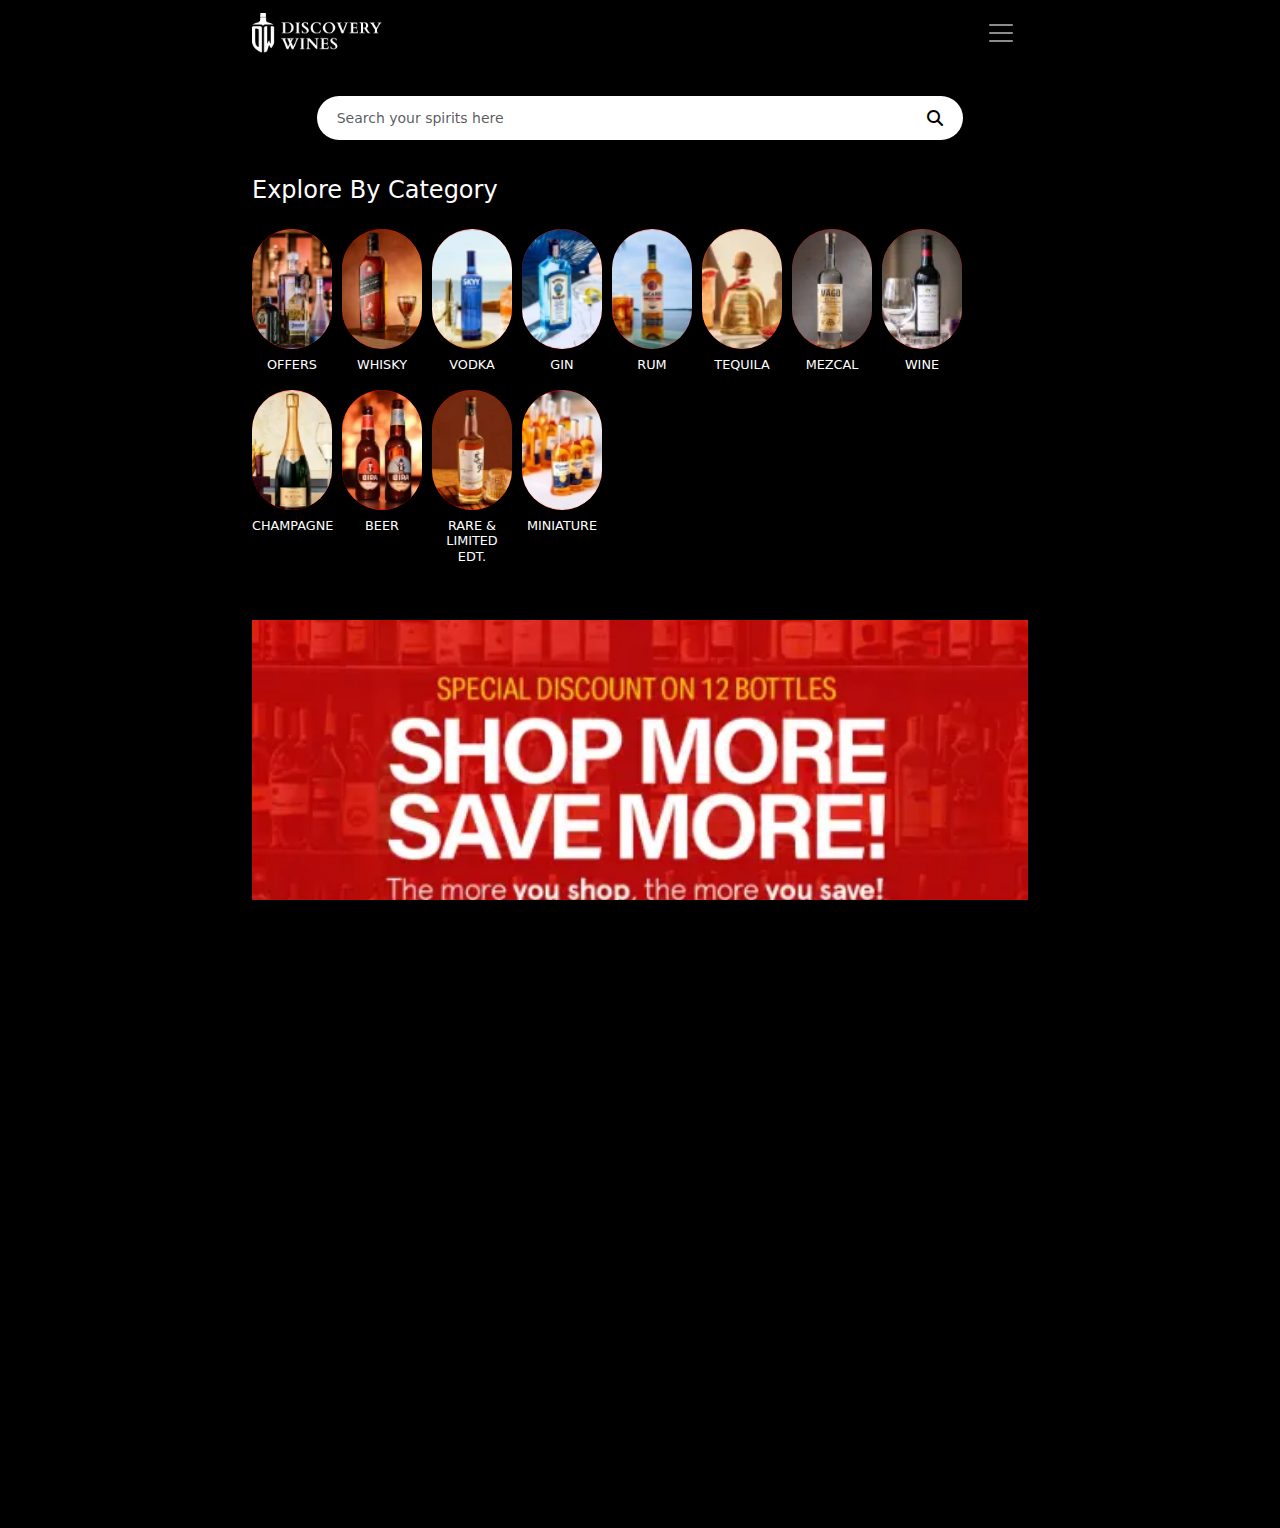
<file: index.html>
<!DOCTYPE html>
<html lang="en">
<head>
    <meta charset="UTF-8">
    <meta name="viewport" content="width=\, initial-scale=1.0">
    <title>Discovery wines</title>
     <!-- bootstrap  css link  -->
     <link href="https://cdn.jsdelivr.net/npm/bootstrap@5.3.3/dist/css/bootstrap.min.css" rel="stylesheet">
     <!-- custom css link  -->
     <link rel="stylesheet" href="/css/style.css">
      <!-- Font awedome CDN link -->
  <link rel="stylesheet" href="https://cdnjs.cloudflare.com/ajax/libs/font-awesome/6.2.1/css/all.min.css">
</head>

<body>
    <!-- header start  -->
    <header>
    <!-- bootstrap navabar start  -->
    <nav class="navbar navbar-dark bg-black bg-dark fixed-top">
        <div class="container">
          <a class="navbar-brand" href="#">
            <img src="/assets/DW_Logo.webp" alt="logo" class="img-fluid" width="130">
          </a>
          <button class="navbar-toggler outline-none shadow-none border-0" type="button" data-bs-toggle="offcanvas" data-bs-target="#offcanvasDarkNavbar" aria-controls="offcanvasDarkNavbar" aria-label="Toggle navigation">
            <span class="navbar-toggler-icon"></span>
          </button>
          <div class="offcanvas offcanvas-end text-bg-dark bg-black" tabindex="-1" id="offcanvasDarkNavbar" aria-labelledby="offcanvasDarkNavbarLabel">
            <div class="offcanvas-header">
                <a class="navbar-brand" href="#">
                    <img src="/assets/DW_Logo.webp" alt="logo" class="img-fluid" width="130">
                  </a>
              <button type="button" class="btn-close btn-close-white" data-bs-dismiss="offcanvas" aria-label="Close"></button>
            </div>
            <div class="offcanvas-body">
                <!-- search bar start  -->
     <div class="search-bar">
        <div class="container text-center">
        <form class="col-12 text-center mx-auto" role="search">
            <div class="rounded-pill d-flex bg-white py-1 px-2  align-items-center overflow-hidden">
                <input class="form-control shadow-none search-input border-0" type="search" placeholder="Search your spirits here" aria-label="Search">
                <i class="btn border-0 fa-solid text-black  fa-magnifying-glass"></i>
              </div>
          </form>
        </div>
     </div>
       <!-- search bar end  -->
                <ul class="navbar-nav justify-content-end text-capitalize flex-grow-1 pe-3 pt-4">
                <li class="nav-item">
                  <a class="nav-link"  href="#">Offers</a>
                </li>
                <li class="nav-item">
                  <a class="nav-link" href="#">whisky</a>
                </li>
                <li class="nav-item">
                    <a class="nav-link" href="#">vodka</a>
                  </li>
                  <li class="nav-item">
                    <a class="nav-link" href="#">gin</a>
                  </li>
                  <li class="nav-item">
                    <a class="nav-link" href="#">rum</a>
                  </li>
                  <li class="nav-item">
                    <a class="nav-link" href="#">tequila</a>
                  </li>
                  <li class="nav-item">
                    <a class="nav-link" href="#">mezcal</a>
                  </li>
                  <li class="nav-item">
                    <a class="nav-link" href="#">wine</a>
                  </li>
                  <li class="nav-item">
                    <a class="nav-link" href="#">champagne</a>
                  </li>
                  <li class="nav-item">
                    <a class="nav-link" href="#">beer</a>
                  </li>
                  <li class="nav-item">
                    <a class="nav-link" href="#">rare & limited edt</a>
                  </li>
                  <li class="nav-item">
                    <a class="nav-link" href="#">miniature</a>
                  </li>
              </ul>
            </div>
          </div>
        </div>
      </nav>
    <!-- bootstrap navabar end  -->
    </header>
    <!-- header end  -->

    <!-- page-content start   -->
         <!-- page-content start   -->   
         <div class="page-content pt-5">
     <!-- search bar start  -->
     <div class="search-bar-fixed">
        <div class="container text-center ">
            <div class="col-10 mx-auto position-relative">
        <form class=" text-center mx-auto" role="search">
            <div class="rounded-pill d-flex bg-white py-1 px-2  align-items-center overflow-hidden">
                <input class="form-control shadow-none search-input border-0" oninput="showList()"  onkeyup="myFunction();" id="search" type="search" placeholder="Search your spirits here" aria-label="Search">
                <i class="btn border-0 fa-solid text-black  fa-magnifying-glass"></i>
              </div>
          </form>
          <div class="list_search_drop">
                    <ul id="product_list">
                        
                       
                    </ul>
                </div>
                <div class="clearfix"></div>
            </div>
        </div>
     </div>
     <!--  -->
    
    <!-- search bar end  -->
    <!-- category start here  -->
     <div class="category">
        <div class="container text-white">
            <h4>Explore By Category</h4>
            <div class="all-cate justify-content-between justify-content-md-start pt-3">
            <div class="grid-cols">
                <a href="/pages/category.html">
                <div class="text-uppercase text-center">
                    <div class="cat-image">
                    <img src="/assets/Offers.webp" alt="image" class="img-fluid">
                 </div>
                    <h6 class="mt-2 category-title">offers</h6>
                </div>
            </a>
            </div>
            <div class="grid-cols">
            <a href="#">
                <div class="text-uppercase text-center">
                    <div class="cat-image">
                    <img src="/assets/Whisky.webp" alt="image" class="img-fluid">
                </div>
                    <h6 class="mt-2 category-title">whisky</h6>
                </div>
            </a>
            </div>
            <div class="grid-cols">
            <a href="#">
                <div class="text-uppercase text-center">
                    <div class="cat-image">
                    <img src="/assets/Vodka.webp" alt="image" class="img-fluid">
                </div>
                    <h6 class="mt-2 category-title">vodka</h6>
                </div>
            </a>
            </div>
            <div class="grid-cols">
            <a href="#">
                <div class="text-uppercase text-center">
                    <div class="cat-image">
                    <img src="/assets/Gin.webp" alt="image" class="img-fluid">
                </div>
                    <h6 class="mt-2 category-title">gin</h6>
                </div>
            </a>
            </div>
            <div class="grid-cols">
            <a href="#">
                <div class="text-uppercase text-center">
                    <div class="cat-image">
                    <img src="/assets/Rum.webp" alt="image" class="img-fluid">
                </div>
                    <h6 class="mt-2 category-title">rum</h6>
                </div>
            </a>
            </div>
            <div class="grid-cols">
            <a href="#">
                <div class="text-uppercase text-center">
                    <div class="cat-image">
                    <img src="/assets/Tequila.webp" alt="image" class="img-fluid">
                </div>
                    <h6 class="mt-2 category-title">tequila</h6>
                </div>
            </a>
            </div>
            <div class="grid-cols">
            <a href="#">
                <div class="text-uppercase text-center">
                    <div class="cat-image">
                    <img src="/assets/Mezcal.webp" alt="image" class="img-fluid">
                </div>
                    <h6 class="mt-2 category-title">mezcal</h6>
                </div>
            </a>
            </div>
            <div class="grid-cols">
            <a href="#">
                <div class="text-uppercase text-center">
                    <div class="cat-image">
                    <img src="/assets/Wine.webp" alt="image" class="img-fluid">
                </div>
                    <h6 class="mt-2 category-title">wine</h6>
                </div>
            </a>
            </div>
            <div class="grid-cols">
            <a href="#">
                <div class="text-uppercase text-center">
                    <div class="cat-image">
                    <img src="/assets/Champange.webp" alt="image" class="img-fluid">
                </div>
                    <h6 class="mt-2 category-title">champagne</h6>
                </div>
            </a>
            </div>
            <div class="grid-cols">
            <a href="#">
                <div class="text-uppercase text-center">
                    <div class="cat-image">
                    <img src="/assets/Beer.webp" alt="image" class="img-fluid">
                </div>
                    <h6 class="mt-2 category-title">beer</h6>
                </div>
            </a>
            </div>
            <div class="grid-cols">
            <a href="#">
                <div class="text-uppercase text-center">
                    <div class="cat-image">
                    <img src="/assets/Rare_Limited.webp" alt="image" class="img-fluid">
                </div>
                    <h6 class="mt-2 category-title">rare & limited edt.</h6>
                </div>
            </a>
            </div>
            <div class="grid-cols">
            <a href="#">
                <div class="text-uppercase text-center">
                    <div class="cat-image">
                    <img src="/assets/Miniature.webp" alt="image" class="img-fluid">
                </div>
                    <h6 class="mt-2 category-title">miniature</h6>
                </div>
            </a>
            </div>
            
            
            </div>   
            </div>
        </div>
    <!-- category start here  -->
      <!-- single banner start  -->
      <div class="single-banner-section pt-5 bg-black">
        <div class="container">
        <img src="/assets/MaskGroup53.webp" alt="image" class="img-fluid w-100">
      </div>
    </div>
     <!-- single banner start  -->
      <!-- banner start  -->
       <div class="banner-section pt-4 text-white bg-black">
          <div class="container">
       <div class="row gx-3">
          <div class="col-6">
              <div class="banner-img">
              <img src="/assets/Group655.webp" alt="image" class="img-fluid w-100">
              <div class="banner-text">
                  <h5 class="text-uppercase">Explore our stores</h5>
              </div>
          </div>
          </div>
          <div class="col-6">
              <div class="banner-img">
              <img src="/assets/Group656.webp" alt="image" class="img-fluid w-100">
              <div class="banner-text">
                  <h5 class="text-uppercase">for bulk order and deals</h5>
              </div>
              </div>
          </div>
       </div>
      </div>
      </div>
      <!-- banner end  -->
         </div>
    <!-- page-content start   -->
     <!-- footer start  -->
     <footer class="pt-5 pb-3">
        <div class="container text-white text-center">
            <h3 class="text-uppercase">Follow us</h3>
            <div class="footer-links pt-3">
               <a href="#"><img src="/assets/FB_Logo.webp" alt="facebook-logo" class="img-fluid"></a> 
               <a href="#"><img src="/assets/Indta_Logo.webp" alt="facebook-logo" class="img-fluid mx-3"></a>
                <a href="#"><img src="/assets/Whatsapp_Logo.webp" alt="facebook-logo" class="img-fluid"></a>
            </div>

            <div class="footer-end pt-4">
                <p class="mb-0">Drink Responsibly | Consumption of liquor is injurious to health</p>
                <p class="mb-0">Please do not share with anyone under the legal purchase age for alcohol.</p>
                <p>COPYRIGHT &copy; 2025 DISCOVERY WINES</p>
            </div>
        </div>
     </footer>
    
        <!-- bootstrap js link  -->
        <script src="https://cdn.jsdelivr.net/npm/@popperjs/core@2.11.8/dist/umd/popper.min.js" integrity="sha384-I7E8VVD/ismYTF4hNIPjVp/Zjvgyol6VFvRkX/vR+Vc4jQkC+hVqc2pM8ODewa9r" crossorigin="anonymous"></script>
        <script src="https://cdn.jsdelivr.net/npm/bootstrap@5.3.3/dist/js/bootstrap.min.js" integrity="sha384-0pUGZvbkm6XF6gxjEnlmuGrJXVbNuzT9qBBavbLwCsOGabYfZo0T0to5eqruptLy" crossorigin="anonymous"></script>
        <script src="https://ajax.googleapis.com/ajax/libs/jquery/3.7.1/jquery.min.js"></script>
       <script>
            function showList(){
              let showDrop=  document.querySelector(".list_search_drop");
              const searchBar= document.getElementById('search');
              const searchValue=searchBar.value;
              if (searchValue.length > 0) {
                showDrop.classList.add("showdrop")
              }else{
                showDrop.classList.remove("showdrop")

              }
            }
            function myFunction(){
               var inputValue= $('#search').val();
               var html = '';
               var html = '<li><a href="/product-detail/gleaming-vine-leaf-earrings" class="py-0 border-bottom d-flex align-items-center"><img src="/assets/Beer.webp" alt="img" width="50px"><p class="mb-0">Gleaming Vine Leaf Earrings</p></a></li><li><a href="/product-detail/gleaming-vine-leaf-earrings" class="py-0 border-bottom d-flex align-items-center"><img src="/storage/photos/1/ER1007.webp" alt="img" width="50px"><p>Gleaming Vine Leaf Earrings</p></a></li><li><a href="/product-detail/gleaming-vine-leaf-earrings" class="py-0 border-bottom d-flex align-items-center"><img src="/assets/Beer.webp" alt="img" width="50px"><p class="mb-0">Gleaming Vine Leaf Earrings</p></a></li><li><a href="/product-detail/gleaming-vine-leaf-earrings" class="py-0 border-bottom d-flex align-items-center"><img src="/storage/photos/1/ER1007.webp" alt="img" width="50px"><p>Gleaming Vine Leaf Earrings</p></a></li><li><a href="/product-detail/gleaming-vine-leaf-earrings" class="py-0 border-bottom d-flex align-items-center"><img src="/assets/Beer.webp" alt="img" width="50px"><p class="mb-0">Gleaming Vine Leaf Earrings</p></a></li><li><a href="/product-detail/gleaming-vine-leaf-earrings" class="py-0 border-bottom d-flex align-items-center"><img src="/storage/photos/1/ER1007.webp" alt="img" width="50px"><p>Gleaming Vine Leaf Earrings</p></a></li><li><a href="/product-detail/gleaming-vine-leaf-earrings" class="py-0 border-bottom d-flex align-items-center"><img src="/assets/Beer.webp" alt="img" width="50px"><p class="mb-0">Gleaming Vine Leaf Earrings</p></a></li><li><a href="/product-detail/gleaming-vine-leaf-earrings" class="py-0 border-bottom d-flex align-items-center"><img src="/storage/photos/1/ER1007.webp" alt="img" width="50px"><p>Gleaming Vine Leaf Earrings</p></a></li><li><a href="/product-detail/gleaming-vine-leaf-earrings" class="py-0 border-bottom d-flex align-items-center"><img src="/assets/Beer.webp" alt="img" width="50px"><p class="mb-0">Gleaming Vine Leaf Earrings</p></a></li><li><a href="/product-detail/gleaming-vine-leaf-earrings" class="py-0 border-bottom d-flex align-items-center"><img src="/storage/photos/1/ER1007.webp" alt="img" width="50px"><p>Gleaming Vine Leaf Earrings</p></a></li><li><a href="/product-detail/gleaming-vine-leaf-earrings" class="py-0 border-bottom d-flex align-items-center"><img src="/assets/Beer.webp" alt="img" width="50px"><p class="mb-0">Gleaming Vine Leaf Earrings</p></a></li><li><a href="/product-detail/gleaming-vine-leaf-earrings" class="py-0 border-bottom d-flex align-items-center"><img src="/storage/photos/1/ER1007.webp" alt="img" width="50px"><p>Gleaming Vine Leaf Earrings</p></a></li>';
                $('#product_list').html(html);
            }
        </script>
</body>
</html>
</file>
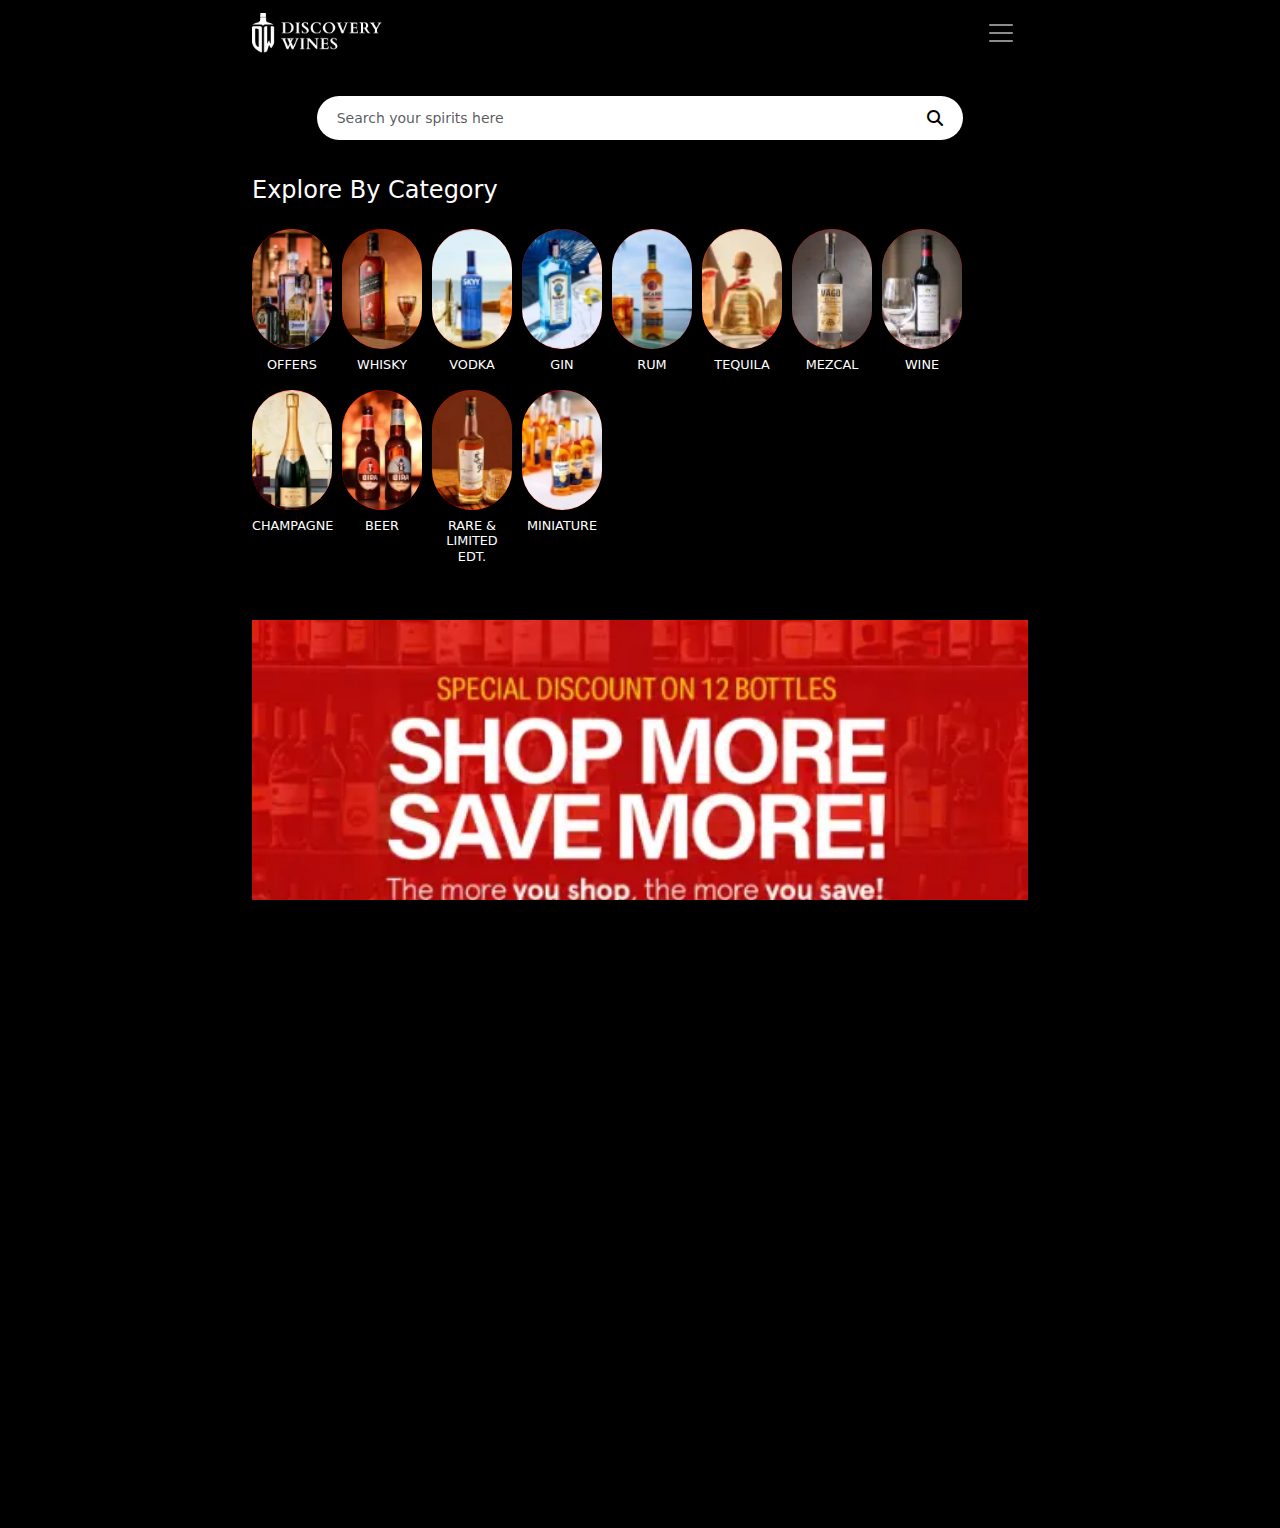
<file: pages/index.html>
<!DOCTYPE html>
<html lang="en">
<head>
    <meta charset="UTF-8">
    <meta name="viewport" content="width=\, initial-scale=1.0">
    <title>Discovery wines</title>
     <!-- bootstrap  css link  -->
     <link href="https://cdn.jsdelivr.net/npm/bootstrap@5.3.3/dist/css/bootstrap.min.css" rel="stylesheet">
     <!-- custom css link  -->
     <link rel="stylesheet" href="/css/style.css">
      <!-- Font awedome CDN link -->
  <link rel="stylesheet" href="https://cdnjs.cloudflare.com/ajax/libs/font-awesome/6.2.1/css/all.min.css">
</head>

<body>
    <!-- header start  -->
    <header>
    <!-- bootstrap navabar start  -->
    <nav class="navbar navbar-dark bg-black bg-dark fixed-top">
        <div class="container">
          <a class="navbar-brand" href="#">
            <img src="/assets/DW_Logo.webp" alt="logo" class="img-fluid" width="130">
          </a>
          <button class="navbar-toggler outline-none shadow-none border-0" type="button" data-bs-toggle="offcanvas" data-bs-target="#offcanvasDarkNavbar" aria-controls="offcanvasDarkNavbar" aria-label="Toggle navigation">
            <span class="navbar-toggler-icon"></span>
          </button>
          <div class="offcanvas offcanvas-end text-bg-dark bg-black" tabindex="-1" id="offcanvasDarkNavbar" aria-labelledby="offcanvasDarkNavbarLabel">
            <div class="offcanvas-header">
                <a class="navbar-brand" href="#">
                    <img src="/assets/DW_Logo.webp" alt="logo" class="img-fluid" width="130">
                  </a>
              <button type="button" class="btn-close btn-close-white" data-bs-dismiss="offcanvas" aria-label="Close"></button>
            </div>
            <div class="offcanvas-body">
                <!-- search bar start  -->
     <div class="search-bar">
        <div class="container text-center">
        <form class="col-12 text-center mx-auto" role="search">
            <div class="rounded-pill d-flex bg-white py-1 px-2  align-items-center overflow-hidden">
                <input class="form-control shadow-none search-input border-0" type="search" placeholder="Search your spirits here" aria-label="Search">
                <i class="btn border-0 fa-solid text-black  fa-magnifying-glass"></i>
              </div>
          </form>
        </div>
     </div>
       <!-- search bar end  -->
                <ul class="navbar-nav justify-content-end text-capitalize flex-grow-1 pe-3 pt-4">
                <li class="nav-item">
                  <a class="nav-link"  href="#">Offers</a>
                </li>
                <li class="nav-item">
                  <a class="nav-link" href="#">whisky</a>
                </li>
                <li class="nav-item">
                    <a class="nav-link" href="#">vodka</a>
                  </li>
                  <li class="nav-item">
                    <a class="nav-link" href="#">gin</a>
                  </li>
                  <li class="nav-item">
                    <a class="nav-link" href="#">rum</a>
                  </li>
                  <li class="nav-item">
                    <a class="nav-link" href="#">tequila</a>
                  </li>
                  <li class="nav-item">
                    <a class="nav-link" href="#">mezcal</a>
                  </li>
                  <li class="nav-item">
                    <a class="nav-link" href="#">wine</a>
                  </li>
                  <li class="nav-item">
                    <a class="nav-link" href="#">champagne</a>
                  </li>
                  <li class="nav-item">
                    <a class="nav-link" href="#">beer</a>
                  </li>
                  <li class="nav-item">
                    <a class="nav-link" href="#">rare & limited edt</a>
                  </li>
                  <li class="nav-item">
                    <a class="nav-link" href="#">miniature</a>
                  </li>
              </ul>
            </div>
          </div>
        </div>
      </nav>
    <!-- bootstrap navabar end  -->
    </header>
    <!-- header end  -->

    <!-- page-content start   -->
         <!-- page-content start   -->   
         <div class="page-content pt-5">
     <!-- search bar start  -->
     <div class="search-bar-fixed">
        <div class="container text-center ">
            <div class="col-10 mx-auto position-relative">
        <form class=" text-center mx-auto" role="search">
            <div class="rounded-pill d-flex bg-white py-1 px-2  align-items-center overflow-hidden">
                <input class="form-control shadow-none search-input border-0" oninput="showList()"  onkeyup="myFunction();" id="search" type="search" placeholder="Search your spirits here" aria-label="Search">
                <i class="btn border-0 fa-solid text-black  fa-magnifying-glass"></i>
              </div>
          </form>
          <div class="list_search_drop">
                    <ul id="product_list">
                        
                       
                    </ul>
                </div>
                <div class="clearfix"></div>
            </div>
        </div>
     </div>
     <!--  -->
    
    <!-- search bar end  -->
    <!-- category start here  -->
     <div class="category">
        <div class="container text-white">
            <h4>Explore By Category</h4>
            <div class="all-cate justify-content-between justify-content-md-start pt-3">
            <div class="grid-cols">
                <a href="/pages/category.html">
                <div class="text-uppercase text-center">
                    <div class="cat-image">
                    <img src="/assets/Offers.webp" alt="image" class="img-fluid">
                 </div>
                    <h6 class="mt-2 category-title">offers</h6>
                </div>
            </a>
            </div>
            <div class="grid-cols">
            <a href="#">
                <div class="text-uppercase text-center">
                    <div class="cat-image">
                    <img src="/assets/Whisky.webp" alt="image" class="img-fluid">
                </div>
                    <h6 class="mt-2 category-title">whisky</h6>
                </div>
            </a>
            </div>
            <div class="grid-cols">
            <a href="#">
                <div class="text-uppercase text-center">
                    <div class="cat-image">
                    <img src="/assets/Vodka.webp" alt="image" class="img-fluid">
                </div>
                    <h6 class="mt-2 category-title">vodka</h6>
                </div>
            </a>
            </div>
            <div class="grid-cols">
            <a href="#">
                <div class="text-uppercase text-center">
                    <div class="cat-image">
                    <img src="/assets/Gin.webp" alt="image" class="img-fluid">
                </div>
                    <h6 class="mt-2 category-title">gin</h6>
                </div>
            </a>
            </div>
            <div class="grid-cols">
            <a href="#">
                <div class="text-uppercase text-center">
                    <div class="cat-image">
                    <img src="/assets/Rum.webp" alt="image" class="img-fluid">
                </div>
                    <h6 class="mt-2 category-title">rum</h6>
                </div>
            </a>
            </div>
            <div class="grid-cols">
            <a href="#">
                <div class="text-uppercase text-center">
                    <div class="cat-image">
                    <img src="/assets/Tequila.webp" alt="image" class="img-fluid">
                </div>
                    <h6 class="mt-2 category-title">tequila</h6>
                </div>
            </a>
            </div>
            <div class="grid-cols">
            <a href="#">
                <div class="text-uppercase text-center">
                    <div class="cat-image">
                    <img src="/assets/Mezcal.webp" alt="image" class="img-fluid">
                </div>
                    <h6 class="mt-2 category-title">mezcal</h6>
                </div>
            </a>
            </div>
            <div class="grid-cols">
            <a href="#">
                <div class="text-uppercase text-center">
                    <div class="cat-image">
                    <img src="/assets/Wine.webp" alt="image" class="img-fluid">
                </div>
                    <h6 class="mt-2 category-title">wine</h6>
                </div>
            </a>
            </div>
            <div class="grid-cols">
            <a href="#">
                <div class="text-uppercase text-center">
                    <div class="cat-image">
                    <img src="/assets/Champange.webp" alt="image" class="img-fluid">
                </div>
                    <h6 class="mt-2 category-title">champagne</h6>
                </div>
            </a>
            </div>
            <div class="grid-cols">
            <a href="#">
                <div class="text-uppercase text-center">
                    <div class="cat-image">
                    <img src="/assets/Beer.webp" alt="image" class="img-fluid">
                </div>
                    <h6 class="mt-2 category-title">beer</h6>
                </div>
            </a>
            </div>
            <div class="grid-cols">
            <a href="#">
                <div class="text-uppercase text-center">
                    <div class="cat-image">
                    <img src="/assets/Rare_Limited.webp" alt="image" class="img-fluid">
                </div>
                    <h6 class="mt-2 category-title">rare & limited edt.</h6>
                </div>
            </a>
            </div>
            <div class="grid-cols">
            <a href="#">
                <div class="text-uppercase text-center">
                    <div class="cat-image">
                    <img src="/assets/Miniature.webp" alt="image" class="img-fluid">
                </div>
                    <h6 class="mt-2 category-title">miniature</h6>
                </div>
            </a>
            </div>
            
            
            </div>   
            </div>
        </div>
    <!-- category start here  -->
      <!-- single banner start  -->
      <div class="single-banner-section pt-5 bg-black">
        <div class="container">
        <img src="/assets/MaskGroup53.webp" alt="image" class="img-fluid w-100">
      </div>
    </div>
     <!-- single banner start  -->
      <!-- banner start  -->
       <div class="banner-section pt-4 text-white bg-black">
          <div class="container">
       <div class="row gx-3">
          <div class="col-6">
              <div class="banner-img">
              <img src="/assets/Group655.webp" alt="image" class="img-fluid w-100">
              <div class="banner-text">
                  <h5 class="text-uppercase">Explore our stores</h5>
              </div>
          </div>
          </div>
          <div class="col-6">
              <div class="banner-img">
              <img src="/assets/Group656.webp" alt="image" class="img-fluid w-100">
              <div class="banner-text">
                  <h5 class="text-uppercase">for bulk order and deals</h5>
              </div>
              </div>
          </div>
       </div>
      </div>
      </div>
      <!-- banner end  -->
         </div>
    <!-- page-content start   -->
     <!-- footer start  -->
     <footer class="pt-5 pb-3">
        <div class="container text-white text-center">
            <h3 class="text-uppercase">Follow us</h3>
            <div class="footer-links pt-3">
               <a href="#"><img src="/assets/FB_Logo.webp" alt="facebook-logo" class="img-fluid"></a> 
               <a href="#"><img src="/assets/Indta_Logo.webp" alt="facebook-logo" class="img-fluid mx-3"></a>
                <a href="#"><img src="/assets/Whatsapp_Logo.webp" alt="facebook-logo" class="img-fluid"></a>
            </div>

            <div class="footer-end pt-4">
                <p class="mb-0">Drink Responsibly | Consumption of liquor is injurious to health</p>
                <p class="mb-0">Please do not share with anyone under the legal purchase age for alcohol.</p>
                <p>COPYRIGHT &copy; 2025 DISCOVERY WINES</p>
            </div>
        </div>
     </footer>
    
        <!-- bootstrap js link  -->
        <script src="https://cdn.jsdelivr.net/npm/@popperjs/core@2.11.8/dist/umd/popper.min.js" integrity="sha384-I7E8VVD/ismYTF4hNIPjVp/Zjvgyol6VFvRkX/vR+Vc4jQkC+hVqc2pM8ODewa9r" crossorigin="anonymous"></script>
        <script src="https://cdn.jsdelivr.net/npm/bootstrap@5.3.3/dist/js/bootstrap.min.js" integrity="sha384-0pUGZvbkm6XF6gxjEnlmuGrJXVbNuzT9qBBavbLwCsOGabYfZo0T0to5eqruptLy" crossorigin="anonymous"></script>
        <script src="https://ajax.googleapis.com/ajax/libs/jquery/3.7.1/jquery.min.js"></script>
       <script>
            function showList(){
              let showDrop=  document.querySelector(".list_search_drop");
              const searchBar= document.getElementById('search');
              const searchValue=searchBar.value;
              if (searchValue.length > 0) {
                showDrop.classList.add("showdrop")
              }else{
                // showDrop.style.visibility = 'none';
                showDrop.classList.remove("showdrop")

              }
            }

            function myFunction(){
               var inputValue= $('#search').val();
               var html = '';
               var html = '<li><a href="/product-detail/gleaming-vine-leaf-earrings" class="py-0 border-bottom d-flex align-items-center"><img src="/assets/Beer.webp" alt="img" width="50px"><p class="mb-0">Gleaming Vine Leaf Earrings</p></a></li><li><a href="/product-detail/gleaming-vine-leaf-earrings" class="py-0 border-bottom d-flex align-items-center"><img src="/storage/photos/1/ER1007.webp" alt="img" width="50px"><p>Gleaming Vine Leaf Earrings</p></a></li><li><a href="/product-detail/gleaming-vine-leaf-earrings" class="py-0 border-bottom d-flex align-items-center"><img src="/assets/Beer.webp" alt="img" width="50px"><p class="mb-0">Gleaming Vine Leaf Earrings</p></a></li><li><a href="/product-detail/gleaming-vine-leaf-earrings" class="py-0 border-bottom d-flex align-items-center"><img src="/storage/photos/1/ER1007.webp" alt="img" width="50px"><p>Gleaming Vine Leaf Earrings</p></a></li><li><a href="/product-detail/gleaming-vine-leaf-earrings" class="py-0 border-bottom d-flex align-items-center"><img src="/assets/Beer.webp" alt="img" width="50px"><p class="mb-0">Gleaming Vine Leaf Earrings</p></a></li><li><a href="/product-detail/gleaming-vine-leaf-earrings" class="py-0 border-bottom d-flex align-items-center"><img src="/storage/photos/1/ER1007.webp" alt="img" width="50px"><p>Gleaming Vine Leaf Earrings</p></a></li><li><a href="/product-detail/gleaming-vine-leaf-earrings" class="py-0 border-bottom d-flex align-items-center"><img src="/assets/Beer.webp" alt="img" width="50px"><p class="mb-0">Gleaming Vine Leaf Earrings</p></a></li><li><a href="/product-detail/gleaming-vine-leaf-earrings" class="py-0 border-bottom d-flex align-items-center"><img src="/storage/photos/1/ER1007.webp" alt="img" width="50px"><p>Gleaming Vine Leaf Earrings</p></a></li><li><a href="/product-detail/gleaming-vine-leaf-earrings" class="py-0 border-bottom d-flex align-items-center"><img src="/assets/Beer.webp" alt="img" width="50px"><p class="mb-0">Gleaming Vine Leaf Earrings</p></a></li><li><a href="/product-detail/gleaming-vine-leaf-earrings" class="py-0 border-bottom d-flex align-items-center"><img src="/storage/photos/1/ER1007.webp" alt="img" width="50px"><p>Gleaming Vine Leaf Earrings</p></a></li><li><a href="/product-detail/gleaming-vine-leaf-earrings" class="py-0 border-bottom d-flex align-items-center"><img src="/assets/Beer.webp" alt="img" width="50px"><p class="mb-0">Gleaming Vine Leaf Earrings</p></a></li><li><a href="/product-detail/gleaming-vine-leaf-earrings" class="py-0 border-bottom d-flex align-items-center"><img src="/storage/photos/1/ER1007.webp" alt="img" width="50px"><p>Gleaming Vine Leaf Earrings</p></a></li>';
                $('#product_list').html(html);
            }
        </script>
</body>
</html>
</file>
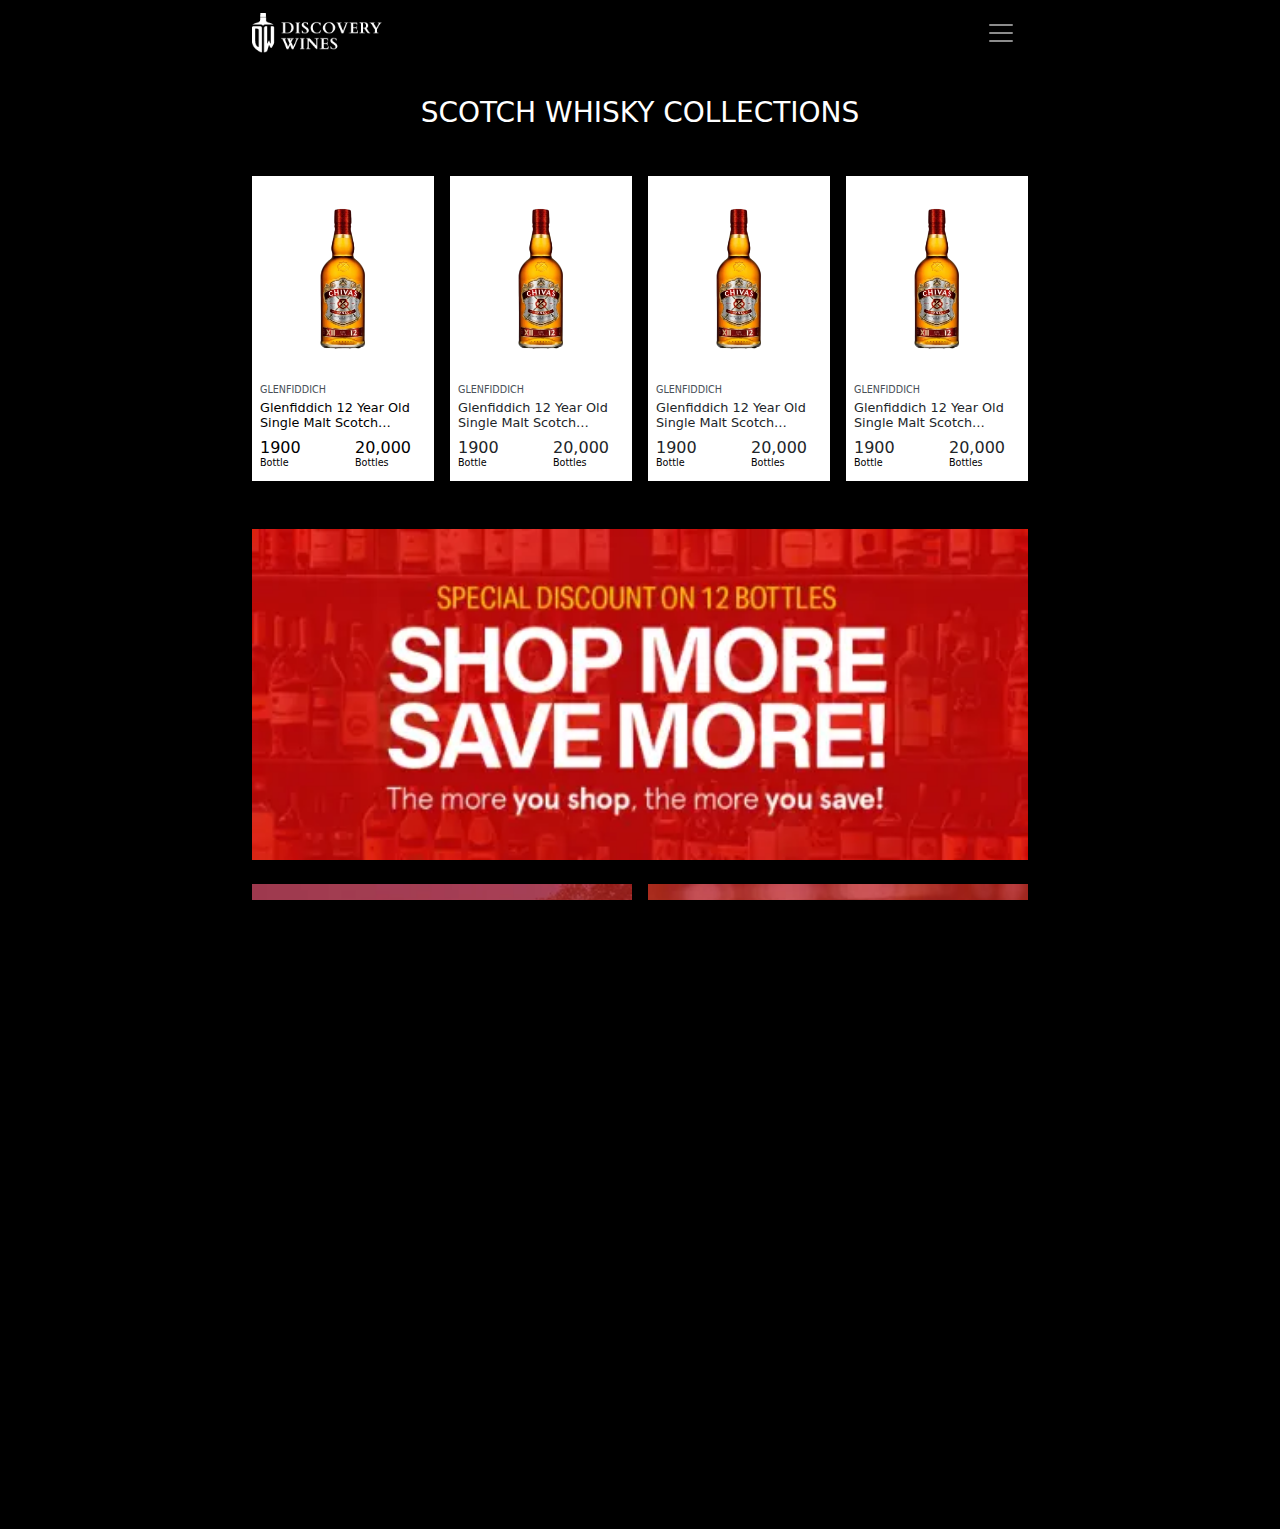
<file: pages/category.html>
<!DOCTYPE html>
<html lang="en">
<head>
    <meta charset="UTF-8">
    <meta name="viewport" content="width=\, initial-scale=1.0">
    <title>Discovery wines</title>
     <!-- bootstrap  css link  -->
     <link href="https://cdn.jsdelivr.net/npm/bootstrap@5.3.3/dist/css/bootstrap.min.css" rel="stylesheet">
     <!-- custom css link  -->
     <link rel="stylesheet" href="/css/style.css">
      <!-- Font awedome CDN link -->
  <link rel="stylesheet" href="https://cdnjs.cloudflare.com/ajax/libs/font-awesome/6.2.1/css/all.min.css">
</head>
<body>
    <!-- header start  -->
    <header>
    <!-- bootstrap navabar start  -->
    <nav class="navbar navbar-dark bg-black bg-dark fixed-top">
        <div class="container">
          <a class="navbar-brand" href="index.html">
            <img src="/assets/DW_Logo.webp" alt="logo" class="img-fluid" width="130">
          </a>
          <button class="navbar-toggler outline-none shadow-none border-0" type="button" data-bs-toggle="offcanvas" data-bs-target="#offcanvasDarkNavbar" aria-controls="offcanvasDarkNavbar" aria-label="Toggle navigation">
            <span class="navbar-toggler-icon"></span>
          </button>
          <div class="offcanvas offcanvas-end text-bg-dark bg-black" tabindex="-1" id="offcanvasDarkNavbar" aria-labelledby="offcanvasDarkNavbarLabel">
            <div class="offcanvas-header">
                <a class="navbar-brand" href="index.html">
                    <img src="/assets/DW_Logo.webp" alt="logo" class="img-fluid" width="130">
                  </a>
              <button type="button" class="btn-close btn-close-white" data-bs-dismiss="offcanvas" aria-label="Close"></button>
            </div>
            <div class="offcanvas-body">
                <ul class="navbar-nav justify-content-end flex-grow-1 pe-3">
                    <li class="nav-item">
                      <a class="nav-link " aria-current="page" href="/index.html">Home</a>
                    </li>
                    <li class="nav-item">
                      <a class="nav-link active" href="/pages/category.html">Category</a>
                    </li>
                  </ul>
              <form class="d-flex mt-3" role="search">
                <input class="form-control me-2" type="search" placeholder="Search" aria-label="Search">
                <button class="btn btn-success" type="submit">Search</button>
              </form>
            </div>
          </div>
        </div>
      </nav>
    <!-- bootstrap navabar end  -->
    </header>
    <!-- header end  -->

    <!-- page-content start   -->   
     <div class="page-content pt-5 ">
        <!-- category heading start-->
         <div class="category-head">
            <h3 class="text-uppercase text-center text-white col-10 mx-auto">scotch whisky collections</h3>
         </div>
         <!-- category heading end-->
         <div class="container cate-product">
            <!-- row  -->
            <div class="row gx-3 row-gap-3">
                <!-- col  -->
                <div class="col-6 col-md-4 col-lg-3">
                  <a href="/pages/discription.html">
                    <div class="bg-white text-center ">
                        <div class="cateproduct-image">
                    <img src="/assets/Chivas.webp" alt="image" class="img-fluid">
                </div>
                    <div class="product-content text-start p-2">
                        <h6 class="product-catename text-dark-emphasis text-uppercase mb-1">
                            GLENFIDDICH
                          </h6>
                          <h5 class="product-title text-capatalize">
                            Glenfiddich 12 Year Old Single Malt Scotch Whisky
                          </h5>  
                          <div class="row">
                            <div class="col-6">
                            <h4 class="mb-0 product-number">1900</h4>
                            <h6 class="product-catename text-black mb-1">Bottle</h6>
                            </div>
                            <div class="col-6">
                                <h4 class="mb-0 product-number">20,000</h4>
                                <h6 class="product-catename text-black mb-1">Bottles</h6>
                            </div>
                          </div>
                    </div>
                    </div>
                  </a>
                </div>
                   <!-- col  -->
                   <div class="col-6 col-md-4 col-lg-3">
                    <div class="bg-white text-center ">
                        <div class="cateproduct-image">
                    <img src="/assets/Chivas.webp" alt="image" class="img-fluid">
                </div>
                    <div class="product-content text-start p-2">
                        <h6 class="product-catename text-dark-emphasis text-uppercase mb-1">
                            GLENFIDDICH
                          </h6>
                          <h5 class="product-title text-capatalize">
                            Glenfiddich 12 Year Old Single Malt Scotch Whisky
                          </h5>  
                          <div class="row">
                            <div class="col-6">
                            <h4 class="mb-0 product-number">1900</h4>
                            <h6 class="product-catename text-black mb-1">Bottle</h6>
                            </div>
                            <div class="col-6">
                                <h4 class="mb-0 product-number">20,000</h4>
                                <h6 class="product-catename text-black mb-1">Bottles</h6>
                            </div>
                          </div>
                    </div>
                    </div>
                </div>
                   <!-- col  -->
                   <div class="col-6 col-md-4 col-lg-3">
                    <div class="bg-white text-center ">
                        <div class="cateproduct-image">
                    <img src="/assets/Chivas.webp" alt="image" class="img-fluid">
                </div>
                    <div class="product-content text-start p-2">
                        <h6 class="product-catename text-dark-emphasis text-uppercase mb-1">
                            GLENFIDDICH
                          </h6>
                          <h5 class="product-title text-capatalize">
                            Glenfiddich 12 Year Old Single Malt Scotch Whisky
                          </h5>  
                          <div class="row">
                            <div class="col-6">
                            <h4 class="mb-0 product-number">1900</h4>
                            <h6 class="product-catename text-black mb-1">Bottle</h6>
                            </div>
                            <div class="col-6">
                                <h4 class="mb-0 product-number">20,000</h4>
                                <h6 class="product-catename text-black mb-1">Bottles</h6>
                            </div>
                          </div>
                    </div>
                    </div>
                </div>
                   <!-- col  -->
                   <div class="col-6 col-md-4 col-lg-3">
                    <div class="bg-white text-center ">
                        <div class="cateproduct-image">
                    <img src="/assets/Chivas.webp" alt="image" class="img-fluid">
                </div>
                    <div class="product-content text-start p-2">
                        <h6 class="product-catename text-dark-emphasis text-uppercase mb-1">
                            GLENFIDDICH
                          </h6>
                          <h5 class="product-title text-capatalize">
                            Glenfiddich 12 Year Old Single Malt Scotch Whisky
                          </h5>  
                          <div class="row">
                            <div class="col-6">
                            <h4 class="mb-0 product-number">1900</h4>
                            <h6 class="product-catename text-black mb-1">Bottle</h6>
                            </div>
                            <div class="col-6">
                                <h4 class="mb-0 product-number">20,000</h4>
                                <h6 class="product-catename text-black mb-1">Bottles</h6>
                            </div>
                          </div>
                    </div>
                    </div>
                </div>
            </div>
         </div>
           <!-- single banner start  -->
    <div class="single-banner-section pt-5 bg-black">
      <div class="container">
      <img src="/assets/MaskGroup53.webp" alt="image" class="img-fluid w-100">
    </div>
  </div>
   <!-- single banner start  -->
    <!-- banner start  -->
     <div class="banner-section pt-4 text-white bg-black">
        <div class="container">
     <div class="row gx-3">
        <div class="col-6">
            <div class="banner-img">
            <img src="/assets/Group655.webp" alt="image" class="img-fluid w-100">
            <div class="banner-text">
                <h5 class="text-uppercase">Explore our stores</h5>
            </div>
        </div>
        </div>
        <div class="col-6">
            <div class="banner-img">
            <img src="/assets/Group656.webp" alt="image" class="img-fluid w-100">
            <div class="banner-text">
                <h5 class="text-uppercase">for bulk order and deals</h5>
            </div>
            </div>
        </div>
     </div>
    </div>
    </div>
    <!-- banner end  -->
     <!-- search bar start  -->
     <div class="search-bar pt-5">
        <div class="container text-center">
        <form class="col-10 text-center mx-auto" role="search">
            <div class="rounded-pill d-flex bg-white px-2 py-1  align-items-center overflow-hidden">
                <input class="form-control shadow-none search-input border-0" type="search" placeholder="Search your spirits here" aria-label="Search">
                <i class="btn border-0 fa-solid text-black  fa-magnifying-glass"></i>
              </div>
          </form>
        </div>
     </div>
       <!-- search bar end  -->
    </div>
    <!-- page-content start   -->
     <!-- footer start  -->
     <footer class="pt-5 pb-3">
        <div class="container text-white text-center">
            <h3 class="text-uppercase">Follow us</h3>
            <div class="footer-links pt-3">
               <a href="#"><img src="/assets/FB_Logo.webp" alt="facebook-logo" class="img-fluid"></a> 
               <a href="#"><img src="/assets/Indta_Logo.webp" alt="facebook-logo" class="img-fluid mx-3"></a>
                <a href="#"><img src="/assets/Whatsapp_Logo.webp" alt="facebook-logo" class="img-fluid"></a>
            </div>

            <div class="footer-end pt-4">
                <p class="mb-0">Drink Responsibly | Consumption of liquor is injurious to health</p>
                <p class="mb-0">Please do not share with anyone under the legal purchase age for alcohol.</p>
                <p>COPYRIGHT &copy; 2025 DISCOVERY WINES</p>
            </div>
        </div>
     </footer>
    
        <!-- bootstrap js link  -->
        <script src="https://cdn.jsdelivr.net/npm/@popperjs/core@2.11.8/dist/umd/popper.min.js" integrity="sha384-I7E8VVD/ismYTF4hNIPjVp/Zjvgyol6VFvRkX/vR+Vc4jQkC+hVqc2pM8ODewa9r" crossorigin="anonymous"></script>
        <script src="https://cdn.jsdelivr.net/npm/bootstrap@5.3.3/dist/js/bootstrap.min.js" integrity="sha384-0pUGZvbkm6XF6gxjEnlmuGrJXVbNuzT9qBBavbLwCsOGabYfZo0T0to5eqruptLy" crossorigin="anonymous"></script>
</body>
</html>
</file>
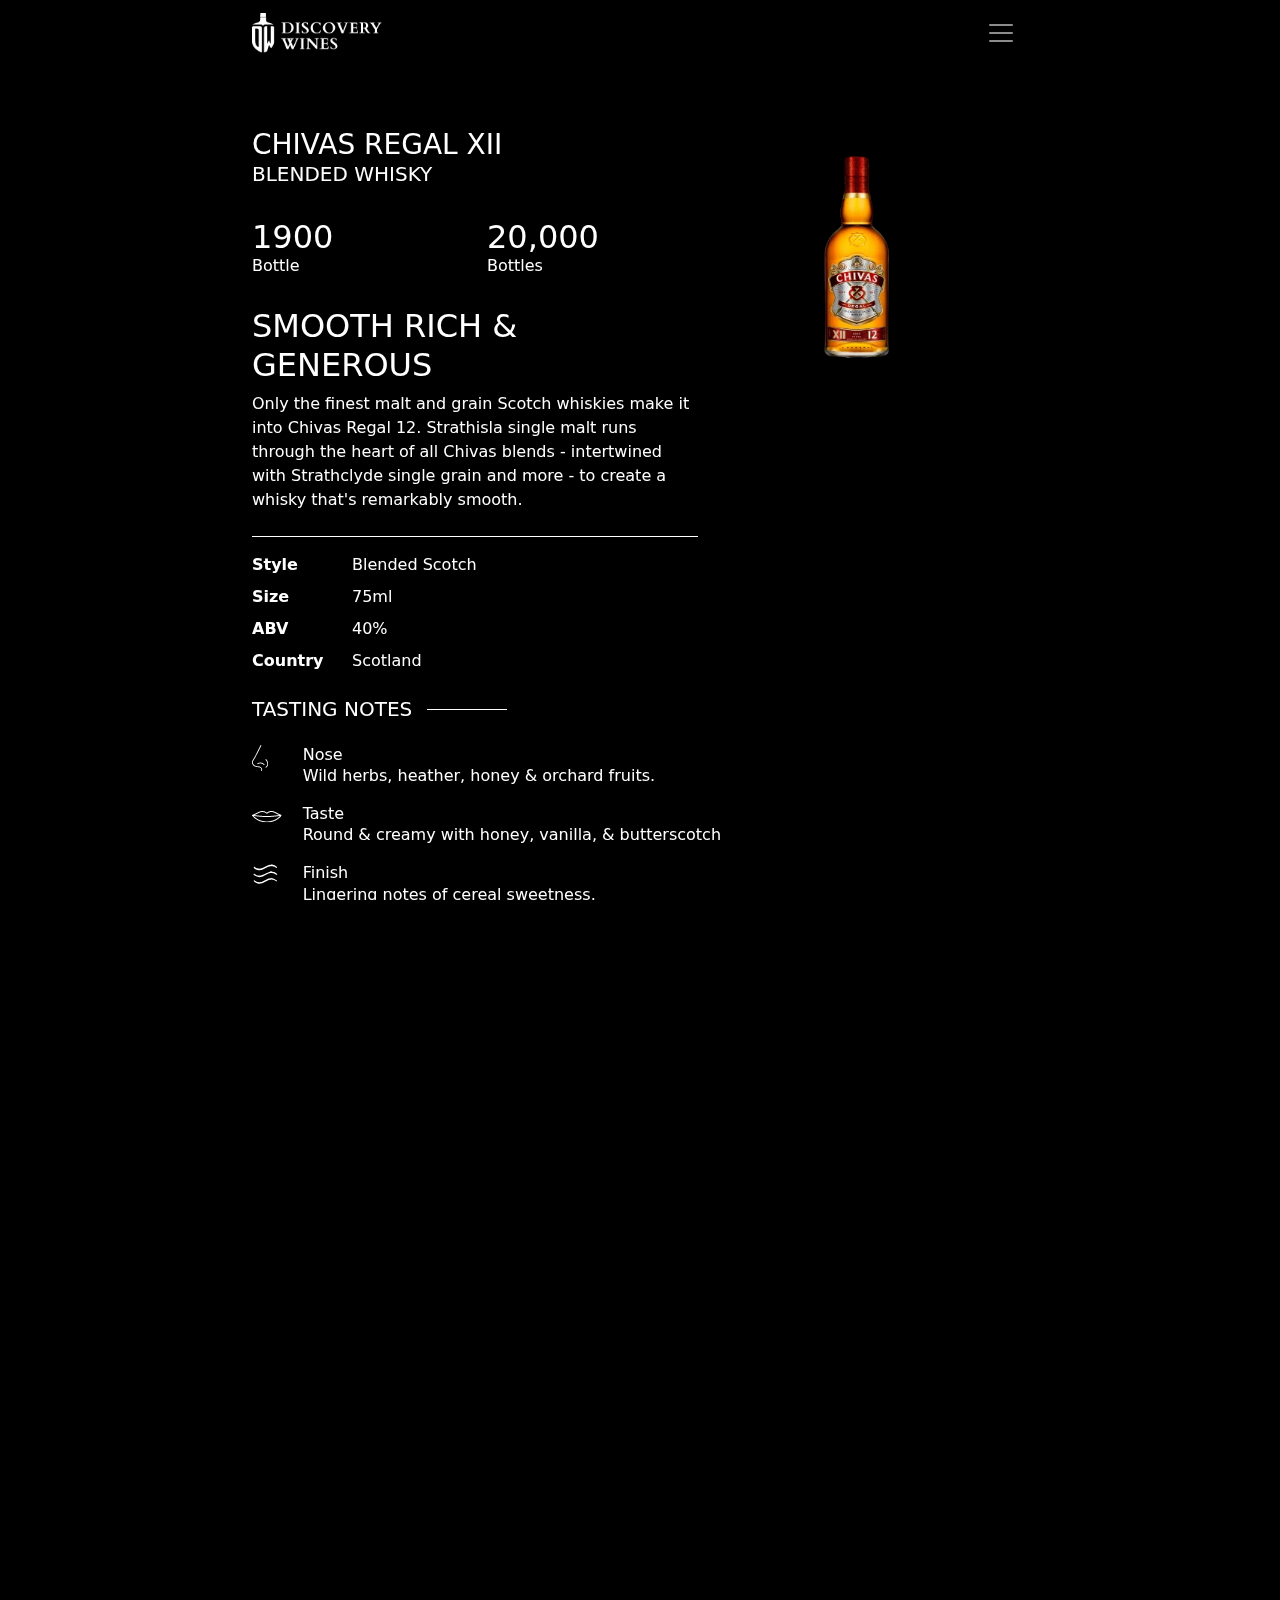
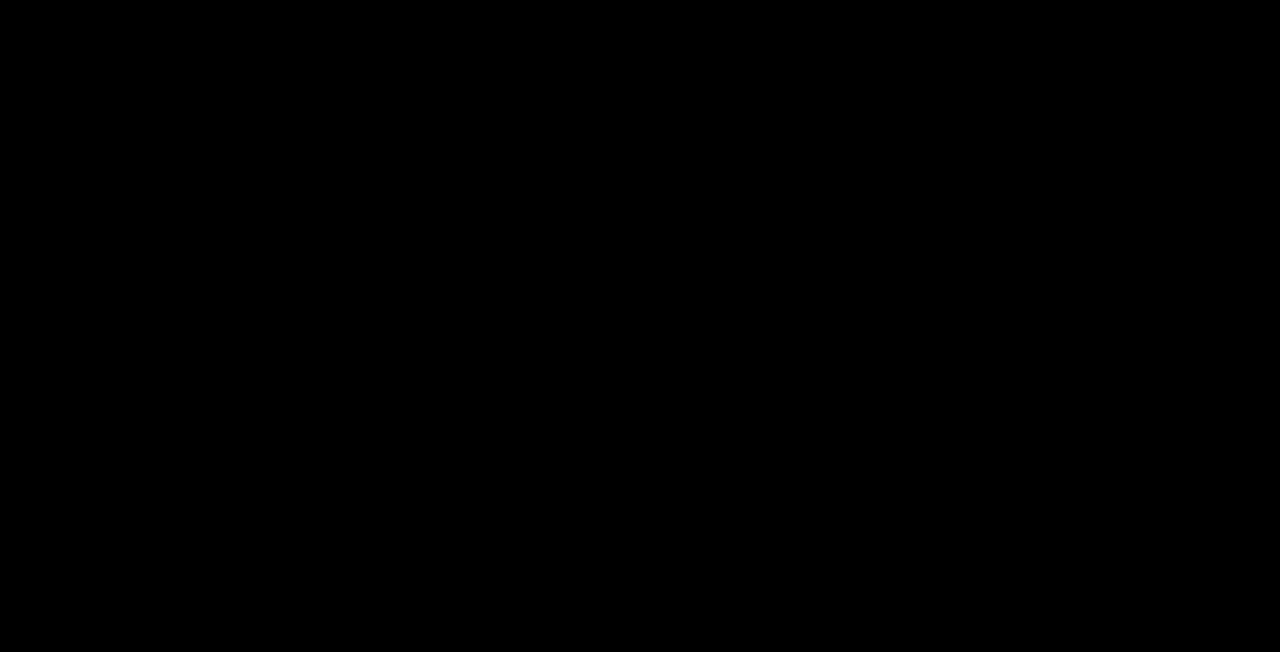
<file: pages/discription.html>
<!DOCTYPE html>
<html lang="en">
<head>
    <meta charset="UTF-8">
    <meta name="viewport" content="width=\, initial-scale=1.0">
    <title>Discovery wines</title>
     <!-- bootstrap  css link  -->
     <link href="https://cdn.jsdelivr.net/npm/bootstrap@5.3.3/dist/css/bootstrap.min.css" rel="stylesheet">
     <!-- custom css link  -->
     <link rel="stylesheet" href="/css/style.css">
      <!-- Font awedome CDN link -->
  <link rel="stylesheet" href="https://cdnjs.cloudflare.com/ajax/libs/font-awesome/6.2.1/css/all.min.css">
</head>
<body>
    <!-- header start  -->
    <header>
    <!-- bootstrap navabar start  -->
    <nav class="navbar navbar-dark bg-black bg-dark fixed-top">
        <div class="container">
          <a class="navbar-brand" href="index.html">
            <img src="/assets/DW_Logo.webp" alt="logo" class="img-fluid" width="130">
          </a>
          <button class="navbar-toggler outline-none shadow-none border-0" type="button" data-bs-toggle="offcanvas" data-bs-target="#offcanvasDarkNavbar" aria-controls="offcanvasDarkNavbar" aria-label="Toggle navigation">
            <span class="navbar-toggler-icon"></span>
          </button>
          <div class="offcanvas offcanvas-end text-bg-dark bg-black" tabindex="-1" id="offcanvasDarkNavbar" aria-labelledby="offcanvasDarkNavbarLabel">
            <div class="offcanvas-header">
                <a class="navbar-brand" href="index.html">
                    <img src="/assets/DW_Logo.webp" alt="logo" class="img-fluid" width="130">
                  </a>
              <button type="button" class="btn-close btn-close-white" data-bs-dismiss="offcanvas" aria-label="Close"></button>
            </div>
            <div class="offcanvas-body">
                <ul class="navbar-nav justify-content-end flex-grow-1 pe-3">
                    <li class="nav-item">
                      <a class="nav-link " aria-current="page" href="/index.html">Home</a>
                    </li>
                    <li class="nav-item">
                      <a class="nav-link active" href="/pages/category.html">Category</a>
                    </li>
                  </ul>
              <form class="d-flex mt-3" role="search">
                <input class="form-control me-2" type="search" placeholder="Search" aria-label="Search">
                <button class="btn btn-success" type="submit">Search</button>
              </form>
            </div>
          </div>
        </div>
      </nav>
    <!-- bootstrap navabar end  -->
    </header>
    <!-- header end  -->

    <!-- page-content start   -->   
     <div class="page-content pt-5 ">
         <div class="container product-discrip">
            <div class="disp-product-detail">
              <div class="discrip-img">
        <img src="/assets/Chivas.webp" alt="image" class=" img-fluid">
      </div>
              <!-- row  -->
            <div class="row gx-3 row-gap-3">
                <!-- col  -->
                <div class="col-8 col-md-7 text-white">
                    <h3 class="text-uppercase fw-light mb-0">chivas regal xii</h3>
                    <h5 class="text-uppercase fw-light">blended whisky</h5>
                <div class="row pt-4">
                    <div class="col-6">
                    <h2 class="mb-0 fw-light">1900</h2>
                    <h6 class="product-catename">Bottle</h6>
                    </div>
                    <div class="col-6">
                        <h2 class="mb-0 fw-light">20,000</h2>
                        <h6 class="product-catename">Bottles</h6>
                    </div>
                  </div>
                  <div class="pt-4">
                    <h2 class="text-uppercase fw-light">smooth rich & generous</h2>
                    <p>Only the finest malt and grain Scotch whiskies make it into Chivas Regal 12.
                        Strathisla single malt runs through the heart of all Chivas blends - intertwined with Strathclyde single grain and more
                        - to create a whisky that's remarkably smooth.</p>
                  </div>
                  <!-- hr tag-->
                  <hr class="col-4 col-md-12 mt-4 divider opacity-100">
                    <!--  -->
                    <div>
                      <dl class="product-inform">
                        <dt>Style</dt><dd>Blended Scotch</dd>
                        <dt>Size</dt><dd>75ml</dd>
                        <dt>ABV</dt><dd>40%</dd>
                        <dt>Country</dt><dd>Scotland</dd>
                      </dl>
                    </div>
                </div>
                <div class="col-8 text-white">
                  <!-- tasting notes -->
                  <h5 class="text-uppercase after-border">Tasting Notes</h5>
                  <div class="d-flex flex-column justify-content-between pt-3">
                    <div class="d-flex gap-2">
                      <div class="col-1">
                      <img src="/assets/Nose.webp" alt="image" class="img-fluid">
                      </div>
                      <div>
                      <h6 class="mb-0">Nose</h6>
                      <p >
                        Wild herbs, heather, honey & orchard fruits.
                      </p>
                      </div>
                      </div>
                    <div class="d-flex gap-2">
                      <div class="col-1">
                      <img src="/assets/Taste.webp" alt="image" class="img-fluid">
                      </div>
                      <div>
                      <h6 class="mb-0">Taste</h6>
                      <p >
                        Round & creamy with honey, vanilla, & butterscotch
                      </p>
                    </div>
                    </div>
                    <div class="d-flex gap-2">
                      <div class="col-1">
                      <img src="/assets/Finish.webp"  alt="image" class="img-fluid"/>
                      </div>
                      <div>
                      <h6 class="mb-0">Finish</h6>
                      <p >Lingering notes of cereal sweetness.</p>
                    </div>
                    </div>
                  </div>
                </div>
            </div>
        </div>
         </div>
         <!-- related products -->
          <div class="bg-black pt-5 pb-3">
            <div class="container text-white">
              <h5 class="text-uppercase after-border">Chivas collection</h5>
              <div class="realted-product justify-content-between justify-content-md-start pt-4">
                <div class="rel-cols">
                  <a href="#">
                      <div class="text-uppercase text-center">
                          <div class="rel-image">
                          <img src="/assets/Chivas.webp" alt="image" class="img-fluid">
                      </div>
                          <h6 class="mt-2 category-title">champagne</h6>
                      </div>
                  </a>
                  </div>
              </div> 
              </div>
            </div>
          </div>
          <!-- single banner start  -->
    <div class="single-banner-section pt-5 bg-black">
      <div class="container">
      <img src="/assets/MaskGroup53.webp" alt="image" class="img-fluid w-100">
    </div>
  </div>
   <!-- single banner start  -->
    <!-- banner start  -->
     <div class="banner-section pt-4 text-white bg-black">
        <div class="container">
     <div class="row gx-3">
        <div class="col-6">
            <div class="banner-img">
            <img src="/assets/Group655.webp" alt="image" class="img-fluid w-100">
            <div class="banner-text">
                <h5 class="text-uppercase">Explore our stores</h5>
            </div>
        </div>
        </div>
        <div class="col-6">
            <div class="banner-img">
            <img src="/assets/Group656.webp" alt="image" class="img-fluid w-100">
            <div class="banner-text">
                <h5 class="text-uppercase">for bulk order and deals</h5>
            </div>
            </div>
        </div>
     </div>
    </div>
    </div>
    <!-- banner end  -->
     <!-- search bar start  -->
     <div class="search-bar pt-5 bg-black">
        <div class="container text-center">
        <form class="col-10 text-center mx-auto" role="search">
            <div class="rounded-pill d-flex bg-white px-2 py-1 align-items-center overflow-hidden">
                <input class="form-control shadow-none search-input border-0" type="search" placeholder="Search your spirits here" aria-label="Search">
                <i class="btn border-0 fa-solid text-black  fa-magnifying-glass"></i>
              </div>
          </form>
        </div>
     </div>
       <!-- search bar end  -->
    </div>
    <!-- page-content start   -->
     <!-- footer start  -->
     <footer class="pt-5 pb-3 bg-black">
        <div class="container text-white text-center">
            <h3 class="text-uppercase">Follow us</h3>
            <div class="footer-links pt-3">
               <a href="#"><img src="/assets/FB_Logo.webp" alt="facebook-logo" class="img-fluid"></a> 
               <a href="#"><img src="/assets/Indta_Logo.webp" alt="facebook-logo" class="img-fluid mx-3"></a>
                <a href="#"><img src="/assets/Whatsapp_Logo.webp" alt="facebook-logo" class="img-fluid"></a>
            </div>

            <div class="footer-end pt-4">
                <p class="mb-0">Drink Responsibly | Consumption of liquor is injurious to health</p>
                <p class="mb-0">Please do not share with anyone under the legal purchase age for alcohol.</p>
                <p>COPYRIGHT &copy; 2025 DISCOVERY WINES</p>
            </div>
        </div>
     </footer>
    
        <!-- bootstrap js link  -->
        <script src="https://cdn.jsdelivr.net/npm/@popperjs/core@2.11.8/dist/umd/popper.min.js" integrity="sha384-I7E8VVD/ismYTF4hNIPjVp/Zjvgyol6VFvRkX/vR+Vc4jQkC+hVqc2pM8ODewa9r" crossorigin="anonymous"></script>
        <script src="https://cdn.jsdelivr.net/npm/bootstrap@5.3.3/dist/js/bootstrap.min.js" integrity="sha384-0pUGZvbkm6XF6gxjEnlmuGrJXVbNuzT9qBBavbLwCsOGabYfZo0T0to5eqruptLy" crossorigin="anonymous"></script>
</body>
</html>
</file>
<file: css/style.css>
*{
    padding: 0;
    margin: 0;
    box-sizing: border-box;
}
html,body{
    height: 100%;
    width: 100%;
    overflow-x: hidden;
    background: black;
    z-index: -1;
    position: relative;
}
a{
    text-decoration: none;
    color: black;
}
.index-page-main{
    position: relative;
    width: 100%;
    height: 100dvh;
}

.category-title{
    color: white;
}
.copyright{
    opacity: .6;
}
/* .home-page styling */
.home-page{
    background:black ;
    overflow-x: hidden;
}
.search-bar-fixed{
    position: fixed;
    width: 100%;
    padding: 3rem 0 1rem;
    background-color: black;
    z-index: 2;
}
.search-input::placeholder{
   font-size: 14px;
}
.category{
    padding-top: 8rem;
}
/* .all-cate{
    display: grid;
   grid-template-columns: repeat(auto-fit, 5rem );
   justify-content: center;
   grid-template-columns: repeat(auto-fit, minmax(5rem,1fr));
   grid-template-columns: repeat(6, 4rem);
   overflow: scroll;
   gap: 1rem;
} */
 .all-cate .grid-cols{
    width: 5rem;
 }
 .all-cate{ 
    display: flex;
    flex-wrap: wrap;
    gap: 10px;
    /* justify-content: center; */
 }
.cat-image {
    width: 80px;
    height: 120px;
    background: red;
    border-radius: 50px;
    overflow: hidden;
    margin: auto;
}
.cat-image img {
    max-width: 100%;
    width: 100%;
    height: 100%;
    object-fit: cover;
    object-position: center;
}
.all-cate::-webkit-scrollbar {
    width: 0;
    height: 0;
}
.category-title{
    font-size: .8rem;
    font-weight: 300;
}
.banner-img{
    position: relative;
}
.banner-text{
    position: absolute;
    top: 0;
    left: 0;
    width: 100%;
    height: 100%;
    display: flex;
    justify-content: center;
    align-items: center;
    text-align: center;
}
.footer-end p{
    font-size: .7rem;
    opacity: .7;
}
/* category page styling */
.category-head{
    position: fixed;
    width: 100%;
    padding: 3rem 0 1rem;
    background-color: black;
    z-index: 2;
}
.cate-product{
    padding-top: 8rem;
}
.cateproduct-image{
    height: 200px;
    overflow: hidden;
}
.cateproduct-image img{
    height: inherit;
    object-fit: cover;

}
.product-content .product-catename{
    font-size: .6rem !important;
}
.product-content .product-title{
    font-size: .8rem !important;
    overflow: hidden;
    display: -webkit-box;
    -webkit-line-clamp: 2;
            line-clamp: 2; 
    -webkit-box-orient: vertical;
}
.product-number{
    font-size: 1rem;
}
/* discription page styling { */
.product-discrip{
    padding-top: 5rem;
}
.disp-product-detail{
    position: relative;
}
.discrip-img{
    position: fixed;
    width: 130px;
    height: 250px;
    right: 28%;
    overflow: hidden;
    z-index: -1;
}
.discrip-img img{
    width: 100%;
    height: 100%;
    object-fit: cover;
    object-position: center;
}
.after-border::after{
    background: white;
    content: "";
    display: inline-block;
    height: 1px;
    width: 5rem;
    margin-left: 15px;
    position: relative;
    top: -6px;

}
dl.product-inform dt, dd{
display: inline;
float: left;
}
dt{
clear: left;
width: 100px;
font-weight: bold
}
.realted-product{
    display: flex;
    flex-wrap: wrap;
    gap: 10px;
}
.rel-image {
    width: 80px;
    height: 130px;
    background: #2c2c2c;
    border-radius: 50px;
    overflow: hidden;
    margin: auto;
}
.rel-image img {
    max-width: 100%;
    width: 100%;
    height: 100%;
    padding-top: 20px;
    object-fit: cover;
    object-position: center;
}




@media (min-width: 992px) {
    .container, .container-lg, .container-md, .container-sm, .container-xl, .container-xxl {
        max-width: 800px !important;
    }
}
@media (width <1025px) {
    .discrip-img{
        position: fixed; 
        right:20%;
        z-index: -1;
    }
}
@media (width <576px) {
    .discrip-img{
        position: fixed; 
        right:0% !important;
        z-index: -1;
    }
}
@media (width <768px) {
    .discrip-img{
        position: fixed; 
        right:10%;
        z-index: -1;
    }
}

@media screen and (max-width: 667px) {
    html,body{
      height: 100%;
      width: 100%;
      overflow-x: hidden;
    }
    .lead {
        font-size: 1rem;
        font-weight: 300;
    }
}

/* search form css */
.list_search_drop {
    background: #fff;
    display: none;
    max-height: 350px;
    z-index: 9 !important;
    position: absolute;
    border-radius: 0px ;
    margin-top: 10px;
    width: 100%;
    box-shadow: 0px 0px 10px rgba(0, 0, 0, 0.3);
}
.showdrop{
    display: block;
}
ul#product_list {
    max-height: 300px;
    overflow-y: scroll;
}
ul#product_list li{
    list-style: none;   
}
ul#product_list li a p{
    padding-left: 10px;
}
</file>
